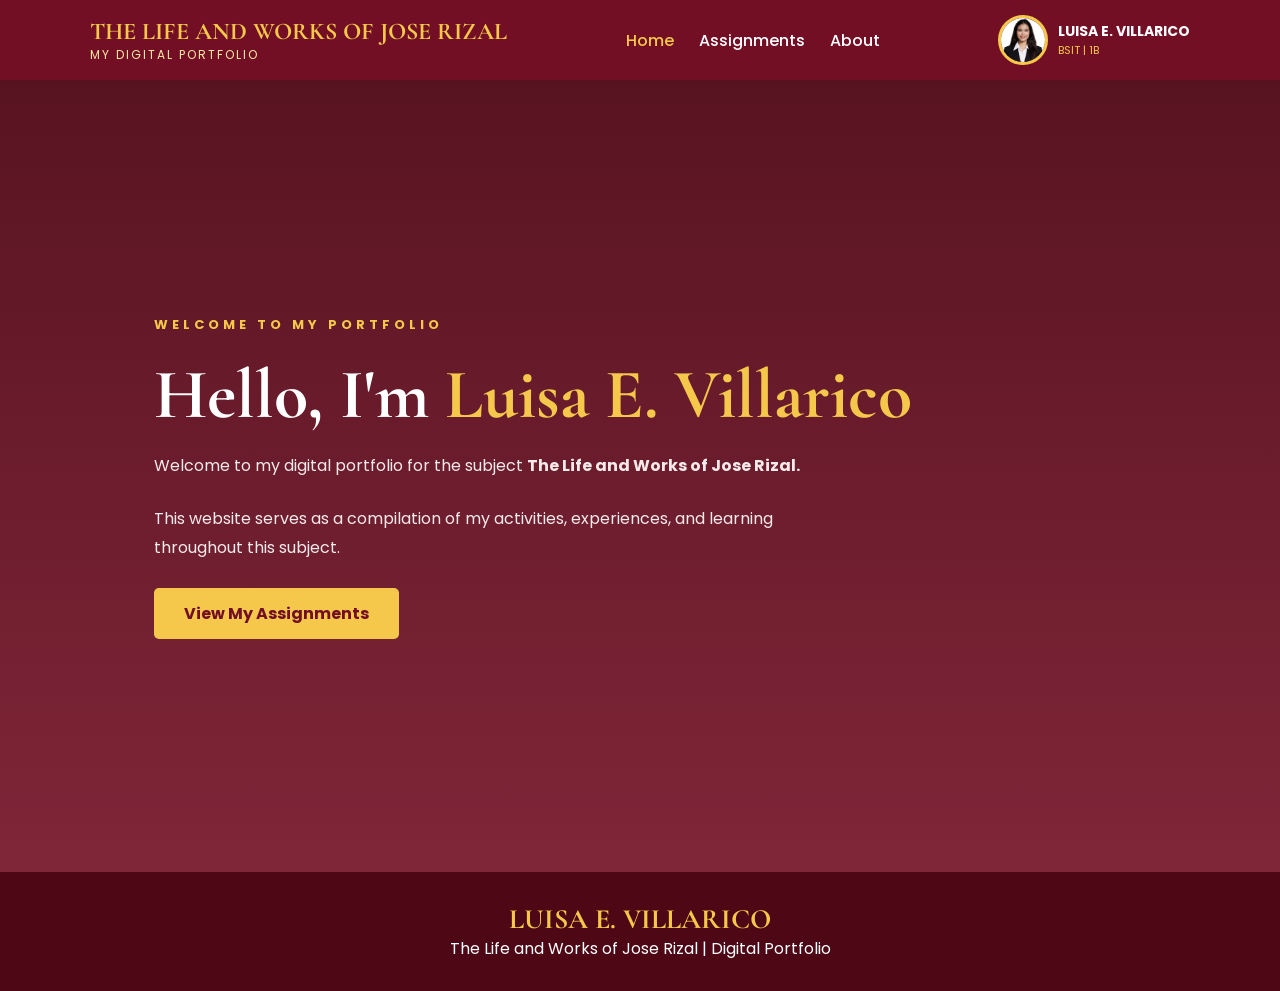
<file: index.html>
<!DOCTYPE html>
<html lang="en">

<head>
    <meta charset="UTF-8">
    <meta name="viewport" content="width=device-width, initial-scale=1.0">

    <title>Home | My Rizal Portfolio</title>

    <link rel="stylesheet" href="style.css">
</head>

<body>

    <!-- HEADER -->

    <header>

        <div class="logo">
            <h1>THE LIFE AND WORKS OF JOSE RIZAL</h1>
            <p>MY DIGITAL PORTFOLIO</p>
        </div>

        <!-- NAVIGATION TABS -->

        <nav>
            <a href="index.html" class="active">Home</a>
            <a href="assignments.html">Assignments</a>
            <a href="about.html">About</a>
        </nav>

        <!-- PROFILE SECTION -->
        <!-- CHANGE THE IMAGE AND YOUR INFORMATION -->

        <div class="profile">

            <img src="Villarico - 2x2 ID Picture.png" alt="Profile Picture">

            <div class="profile-text">
                <h3>LUISA E. VILLARICO</h3>
                <p>BSIT | 1B</p>
            </div>

        </div>

    </header>


    <!-- HOME / HERO SECTION -->

    <section class="hero">

        <div class="hero-content">

            <p class="subtitle">WELCOME TO MY PORTFOLIO</p>

            <!-- CHANGE YOUR NAME -->

            <h1>
                Hello, I'm
                <span>Luisa E. Villarico</span>
            </h1>

            <!-- WRITE YOUR INTRODUCTION BELOW -->

            <p>
                Welcome to my digital portfolio for the subject
                <strong>The Life and Works of Jose Rizal.</strong>
            </p>

            <br>

            <p>
                This website serves as a compilation of my activities,
                experiences, and learning throughout this subject.
            </p>

            <a href="assignments.html" class="button">
                View My Assignments
            </a>

        </div>

    </section>


    <!-- FOOTER -->

    <footer>

        <h3>LUISA E. VILLARICO</h3>

        <p>The Life and Works of Jose Rizal | Digital Portfolio</p>

    </footer>

</body>

</html>
</file>
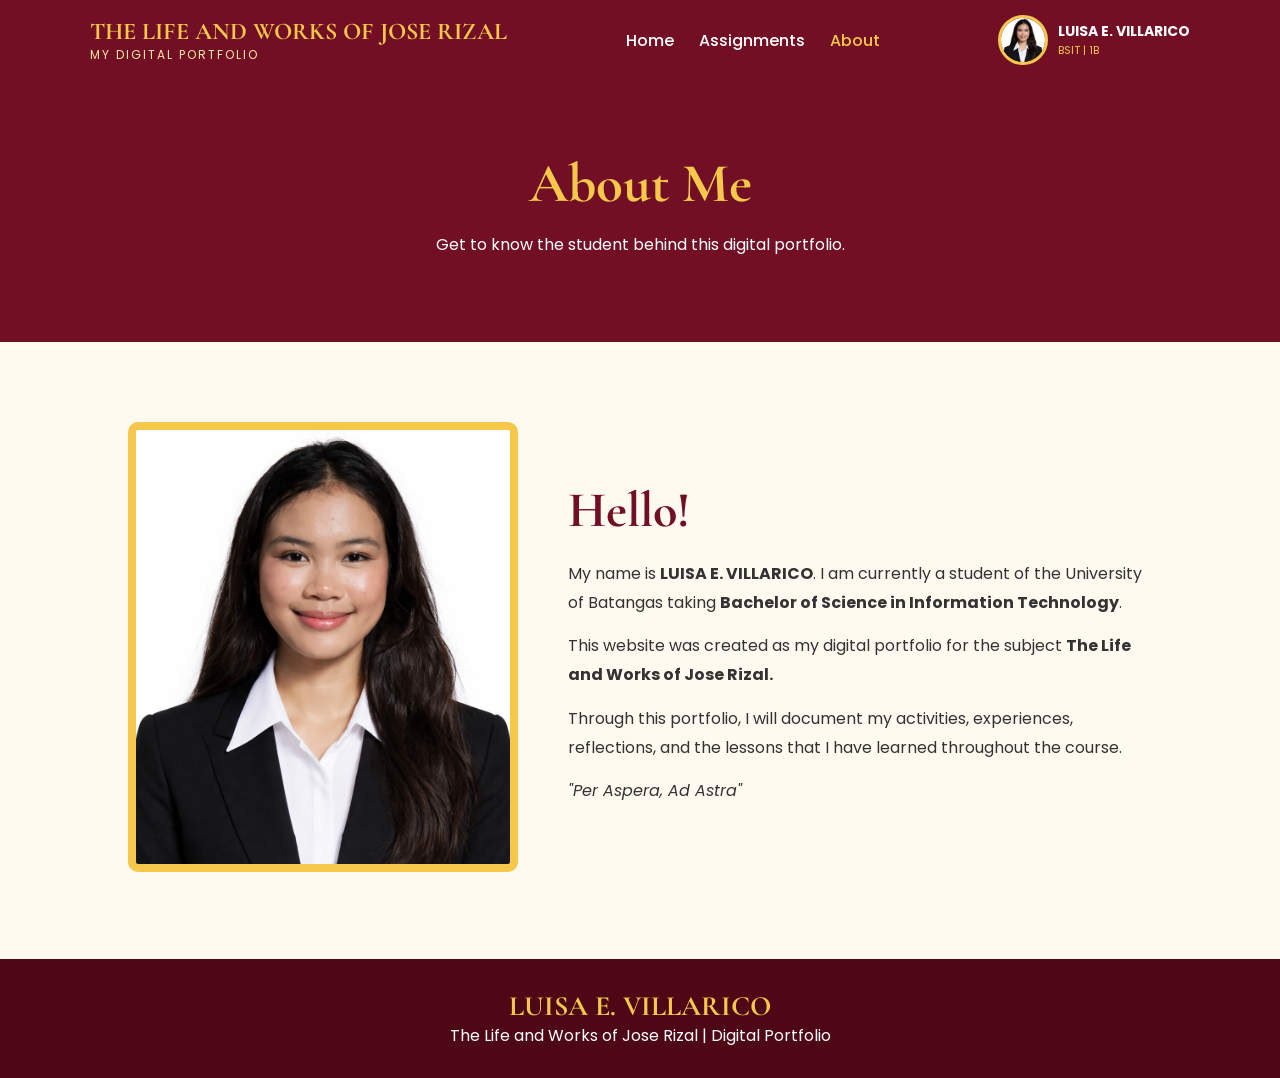
<file: about.html>
<!DOCTYPE html>
<html lang="en">

<head>

    <meta charset="UTF-8">

    <meta name="viewport" content="width=device-width, initial-scale=1.0">

    <title>About | My Rizal Portfolio</title>

    <link rel="stylesheet" href="style.css">

</head>


<body>


    <header>

        <div class="logo">

            <h1>THE LIFE AND WORKS OF JOSE RIZAL</h1>

            <p>MY DIGITAL PORTFOLIO</p>

        </div>


        <nav>

            <a href="index.html">Home</a>

            <a href="assignments.html">Assignments</a>

            <a href="about.html" class="active">About</a>

        </nav>


        <div class="profile">

            <img src="Villarico - 2x2 ID Picture.png" alt="Profile Picture">

            <div class="profile-text">

                <h3>LUISA E. VILLARICO</h3>

                <p>BSIT | 1B</p>

            </div>

        </div>

    </header>



    <section class="page-header">

        <h1>About Me</h1>

        <p>
            Get to know the student behind this digital portfolio.
        </p>

    </section>



    <section class="content">

        <div class="about-container">


            <!-- YOUR PHOTO -->

            <div>

                <img src="Villarico - 2x2 ID Picture.png" alt="My Picture">

            </div>


            <!-- YOUR INFORMATION -->

            <div class="about-text">

                <h2>Hello!</h2>


                <!-- CHANGE THE TEXT BELOW -->

                <p>
                    My name is <strong>LUISA E. VILLARICO</strong>.
                    I am currently a student of the University of
                    Batangas taking <strong>Bachelor of Science in Information Technology</strong>.
                </p>


                <p>
                    This website was created as my digital portfolio
                    for the subject <strong>The Life and Works of
                    Jose Rizal.</strong>
                </p>


                <p>
                    Through this portfolio, I will document my
                    activities, experiences, reflections, and the
                    lessons that I have learned throughout the course.
                </p>


                <!-- ADD MORE INFORMATION ABOUT YOURSELF HERE -->

                <p>
                    <em>
                        "Per Aspera, Ad Astra"
                    </em>
                </p>


            </div>

        </div>

    </section>



    <footer>

        <h3>LUISA E. VILLARICO</h3>

        <p>The Life and Works of Jose Rizal | Digital Portfolio</p>

    </footer>


</body>

</html>
</file>
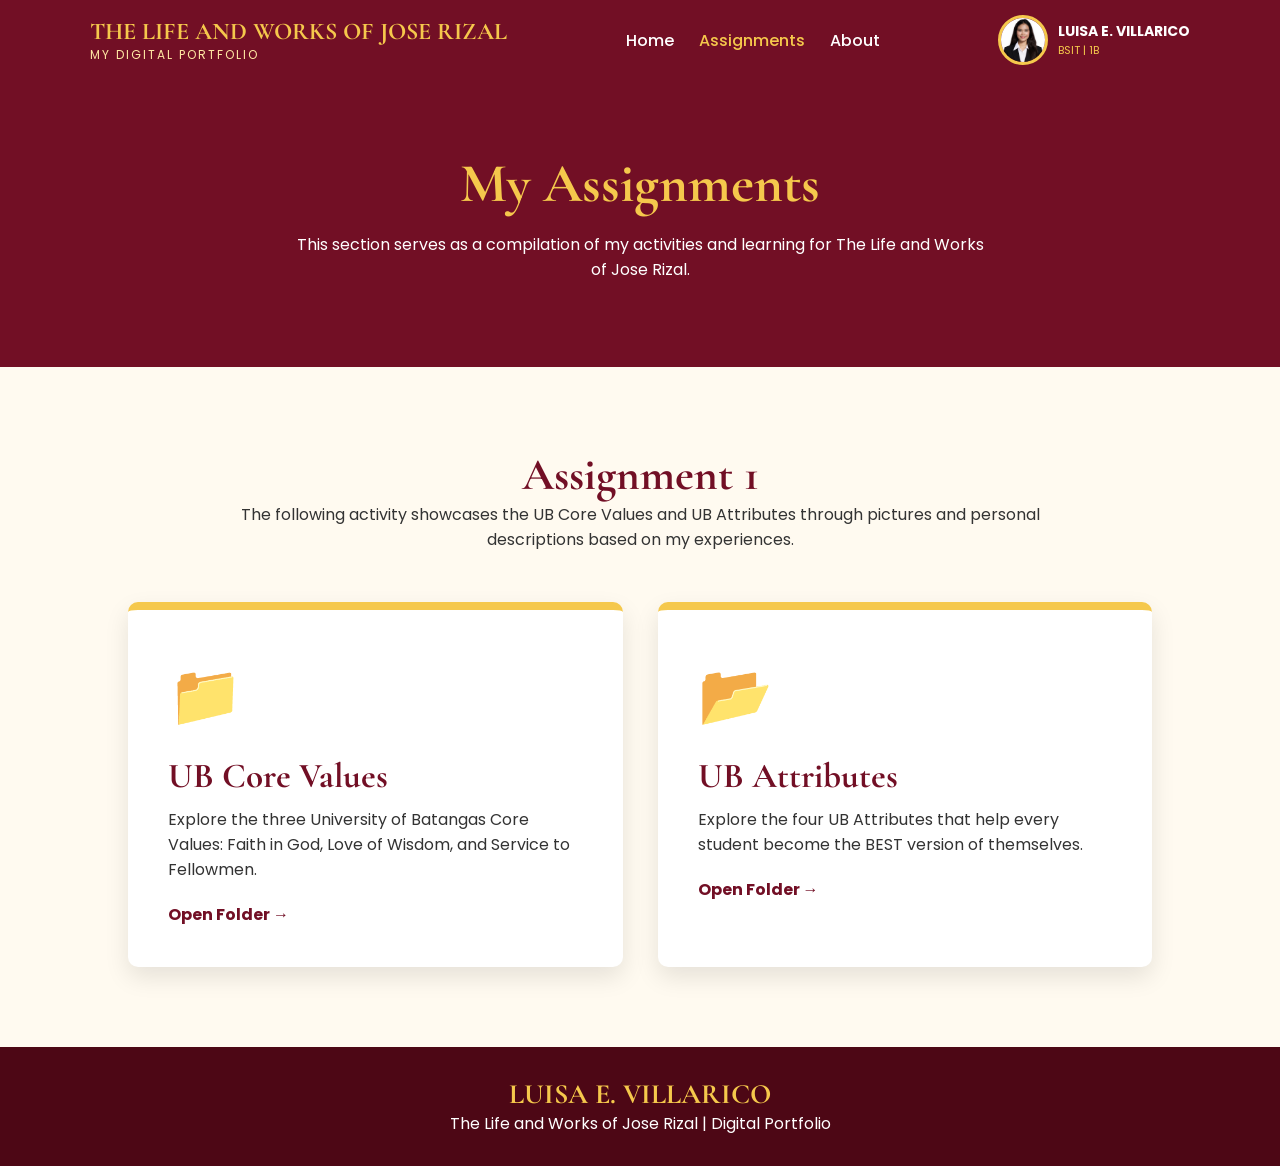
<file: assignments.html>
<!DOCTYPE html>
<html lang="en">

<head>

    <meta charset="UTF-8">

    <meta name="viewport" content="width=device-width, initial-scale=1.0">

    <title>Assignments | My Rizal Portfolio</title>

    <link rel="stylesheet" href="style.css">

</head>

<body>


    <!-- HEADER -->

    <header>

        <div class="logo">

            <h1>THE LIFE AND WORKS OF JOSE RIZAL</h1>

            <p>MY DIGITAL PORTFOLIO</p>

        </div>


        <!-- NAVIGATION -->

        <nav>

            <a href="index.html">Home</a>

            <a href="assignments.html" class="active">Assignments</a>

            <a href="about.html">About</a>

        </nav>


        <!-- PROFILE -->

        <div class="profile">

            <img src="Villarico - 2x2 ID Picture.png" alt="Profile Picture">

            <div class="profile-text">

                <h3>LUISA E. VILLARICO</h3>

                <p>BSIT | 1B</p>

            </div>

        </div>

    </header>



    <!-- PAGE TITLE -->

    <section class="page-header">

        <h1>My Assignments</h1>

        <p>
            This section serves as a compilation of my activities
            and learning for The Life and Works of Jose Rizal.
        </p>

    </section>



    <!-- ASSIGNMENT CONTENT -->

    <section class="content">

        <div class="section-intro">

            <h2>Assignment 1</h2>

            <p>
                The following activity showcases the UB Core Values
                and UB Attributes through pictures and personal
                descriptions based on my experiences.
            </p>

        </div>


        <!-- FOLDERS -->

        <div class="folder-container">


            <!-- CORE VALUES FOLDER -->

            <a href="core-values.html" class="folder">

                <div class="folder-icon">📁</div>

                <h2>UB Core Values</h2>

                <p>
                    Explore the three University of Batangas Core
                    Values: Faith in God, Love of Wisdom, and
                    Service to Fellowmen.
                </p>

                <span>Open Folder →</span>

            </a>



            <!-- UB ATTRIBUTES FOLDER -->

            <a href="attributes.html" class="folder">

                <div class="folder-icon">📂</div>

                <h2>UB Attributes</h2>

                <p>
                    Explore the four UB Attributes that help every
                    student become the BEST version of themselves.
                </p>

                <span>Open Folder →</span>

            </a>


        </div>

    </section>



    <footer>

        <h3>LUISA E. VILLARICO</h3>

        <p>The Life and Works of Jose Rizal | Digital Portfolio</p>

    </footer>


</body>

</html>
</file>
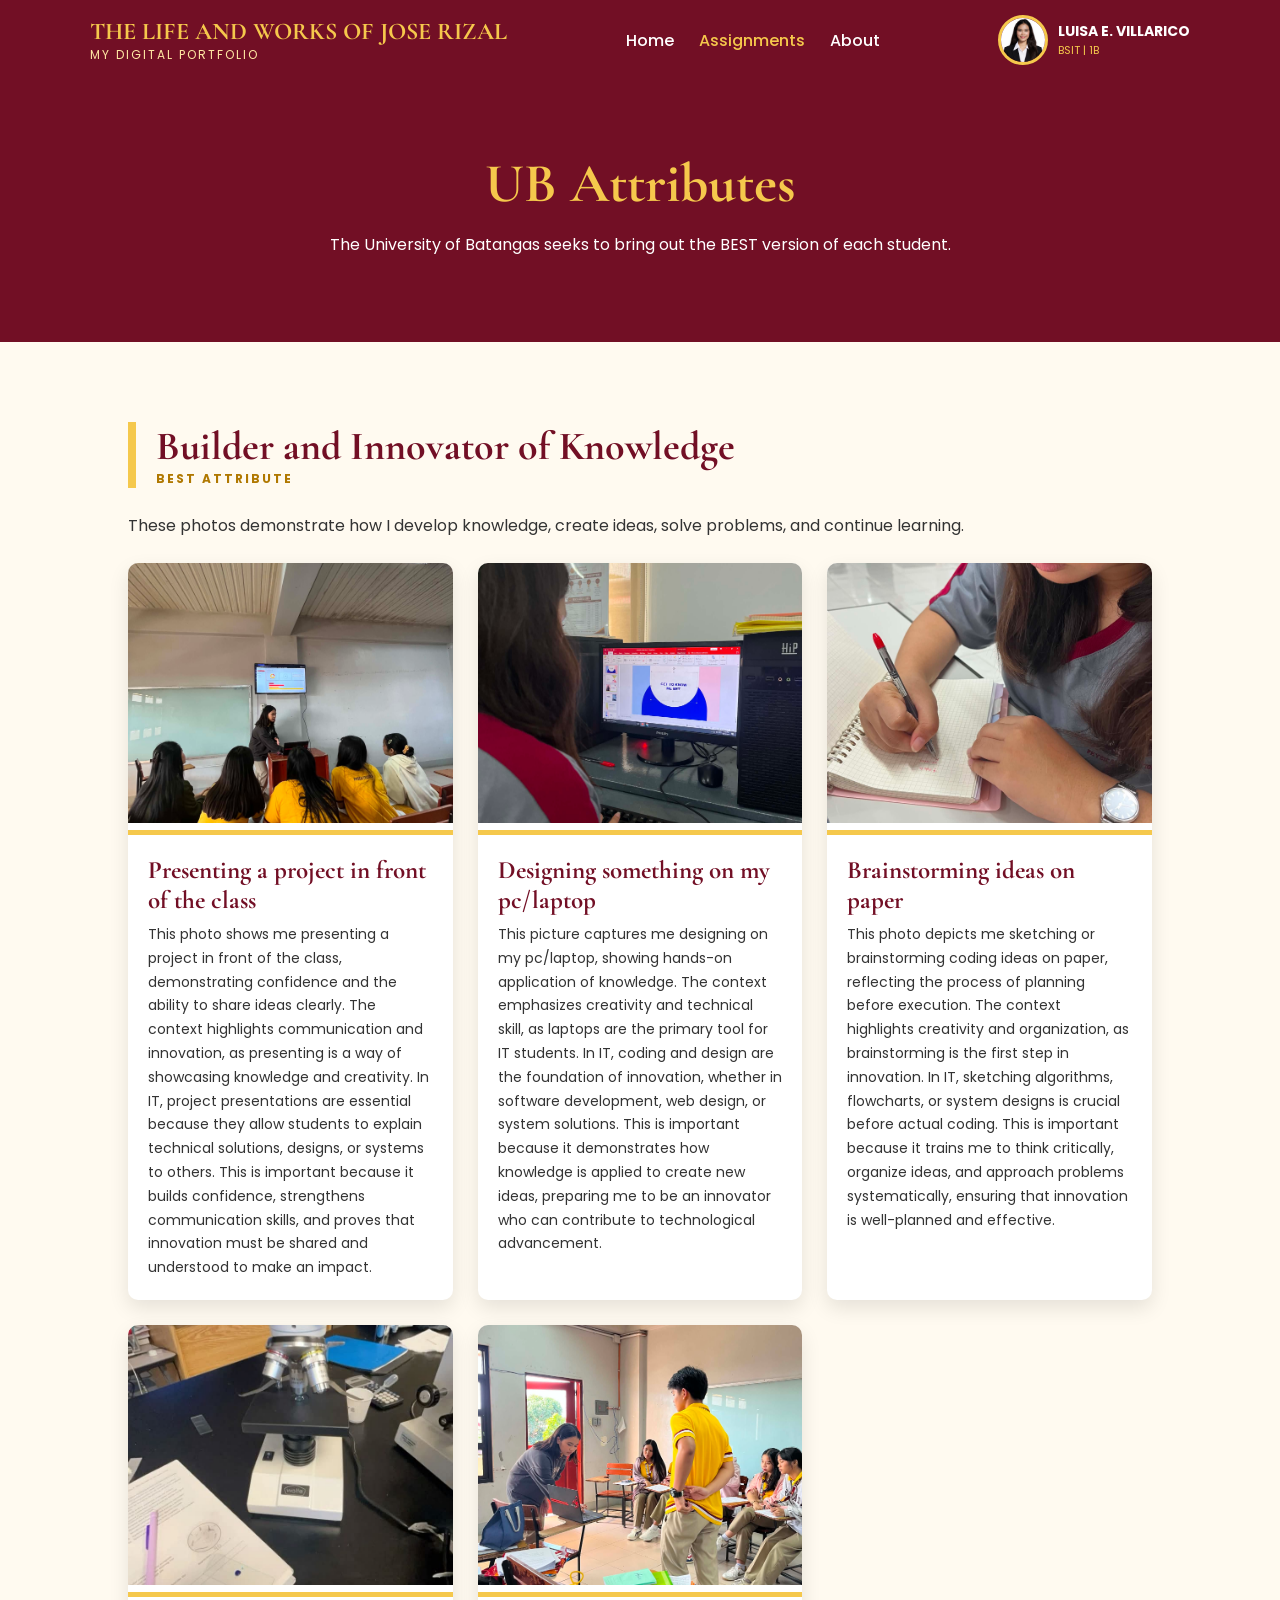
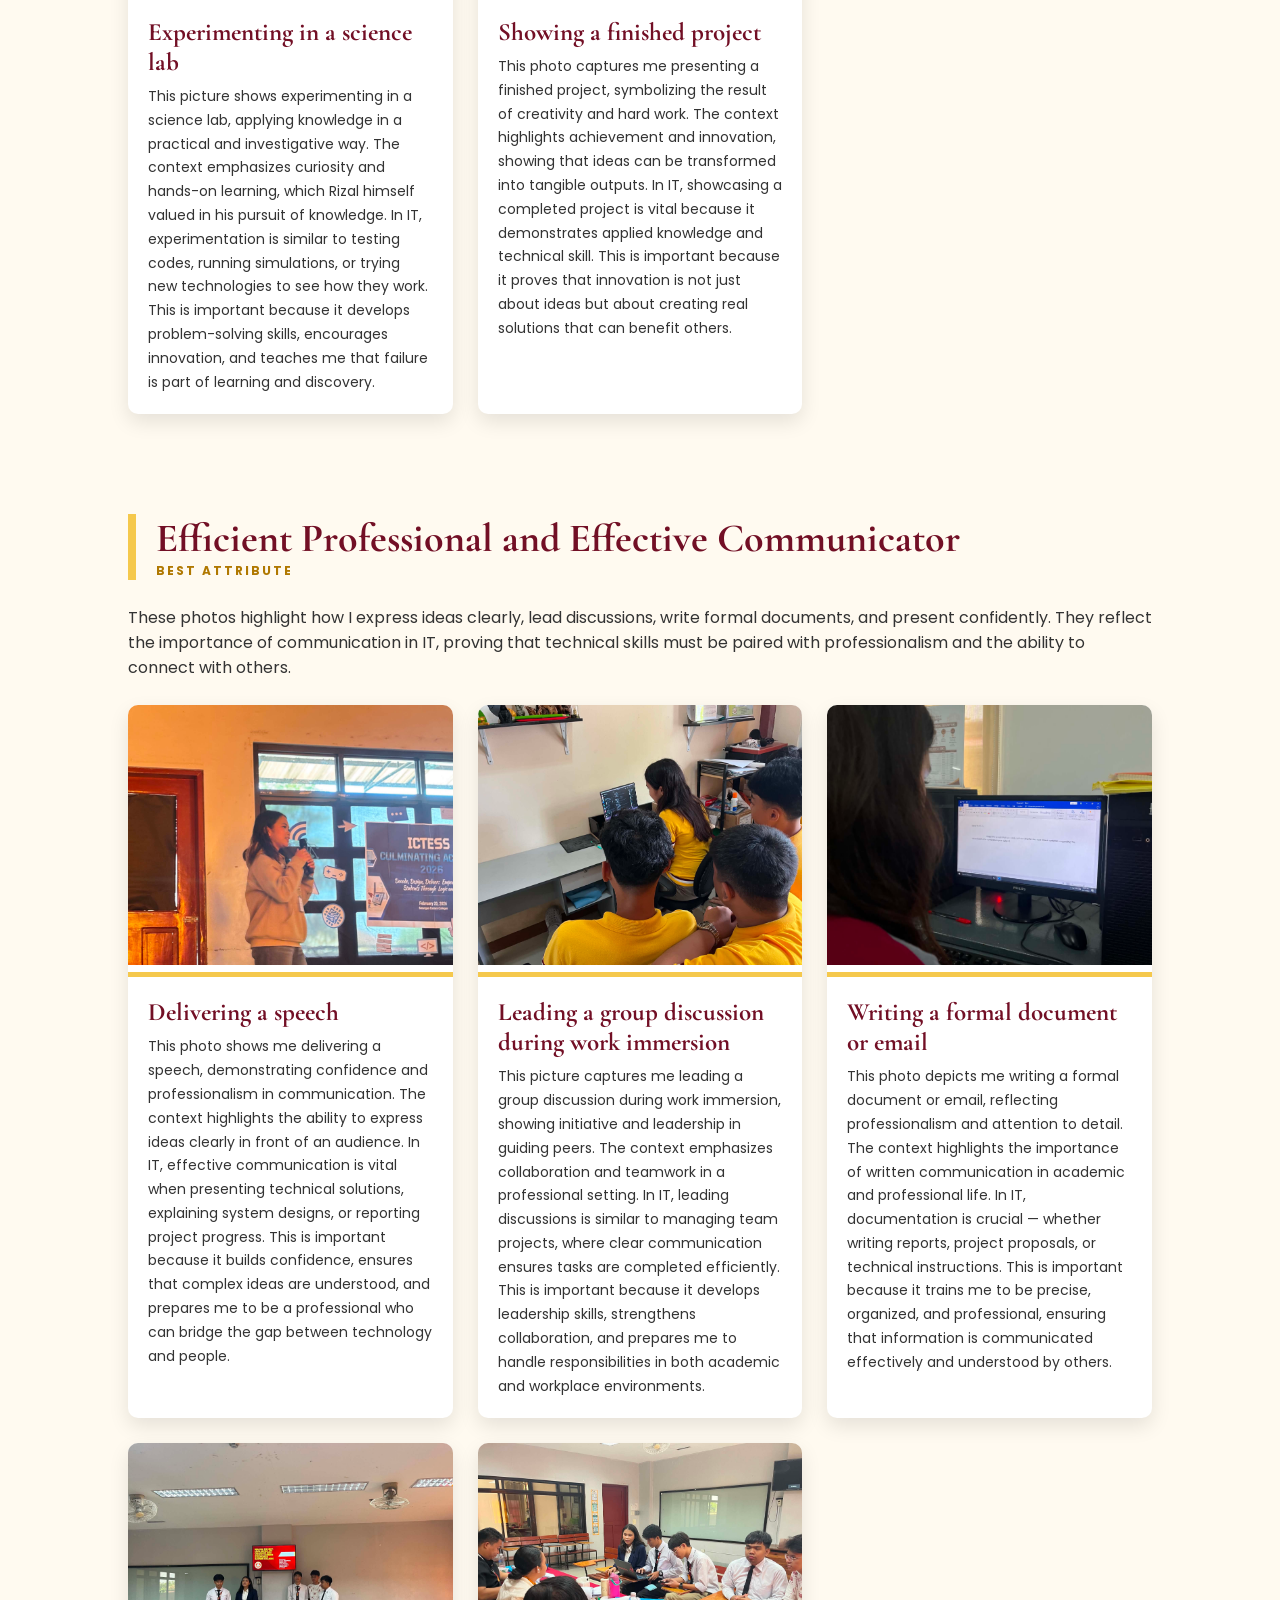
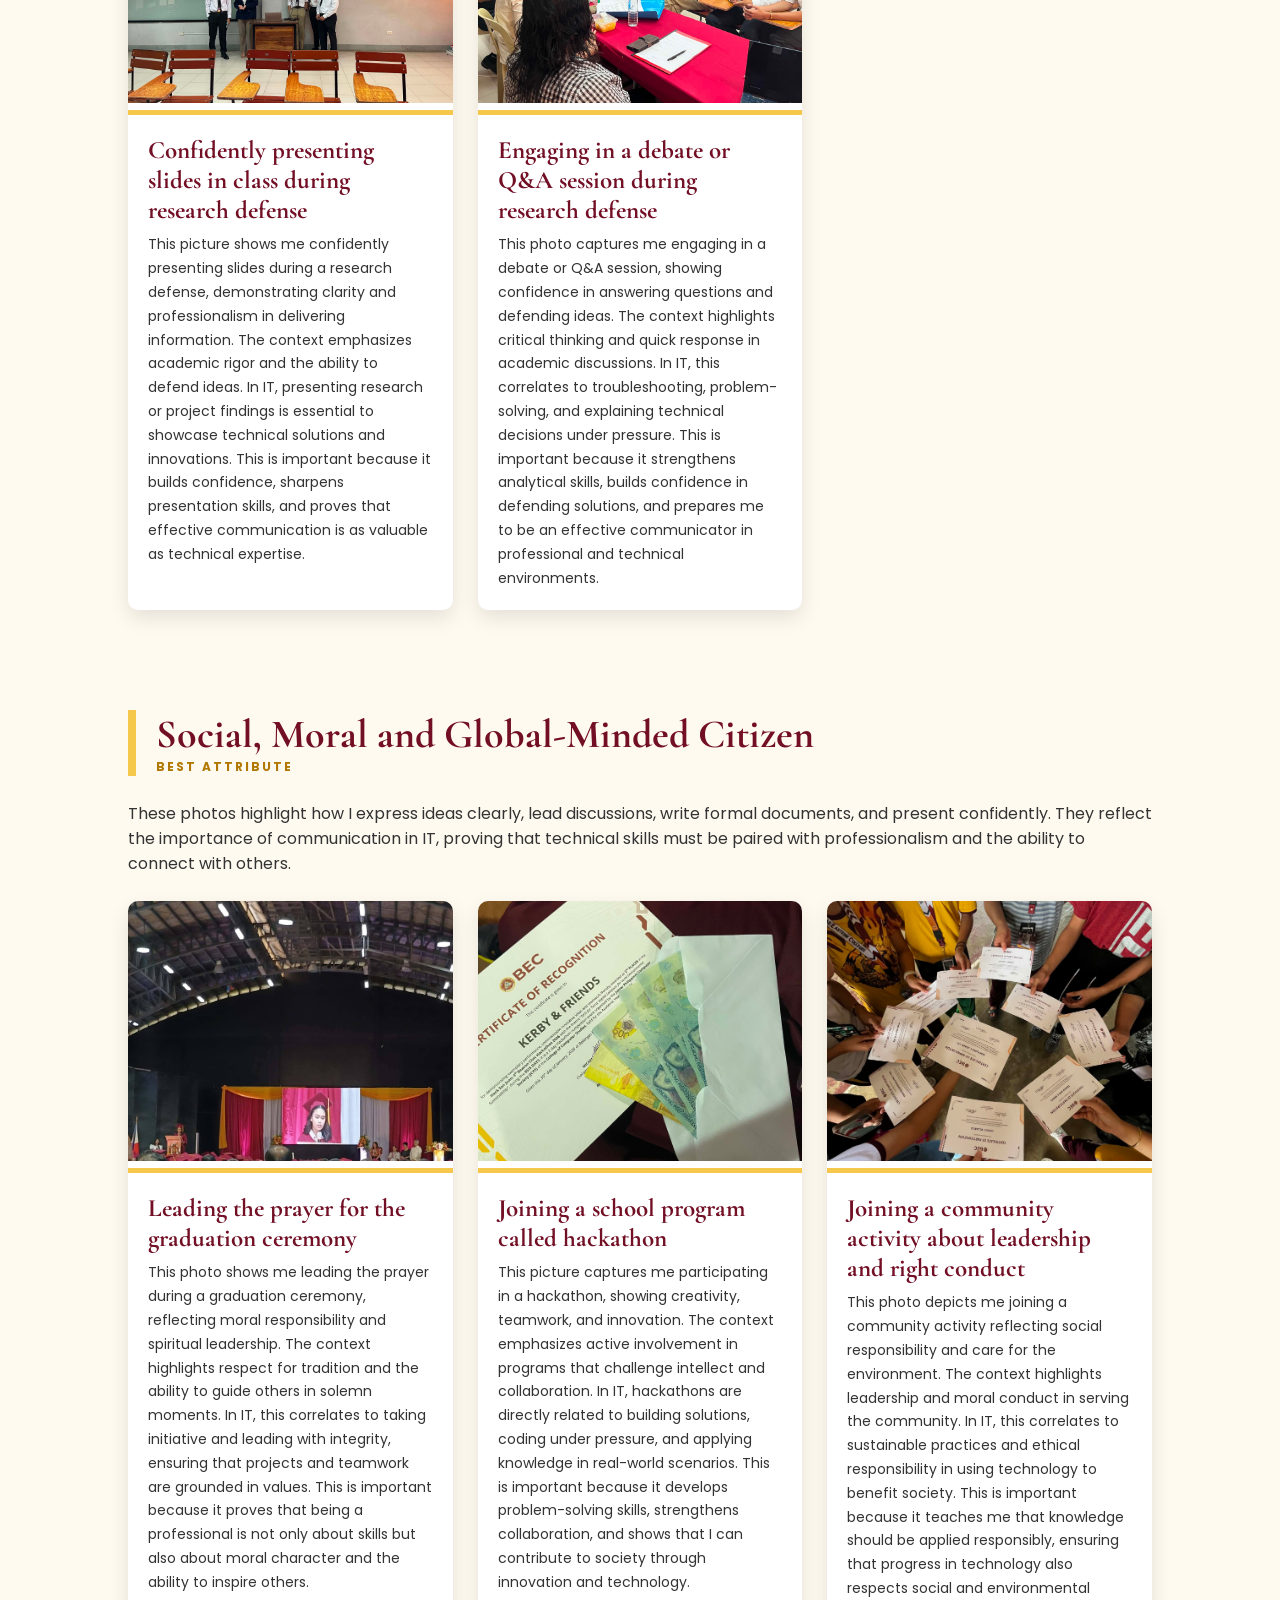
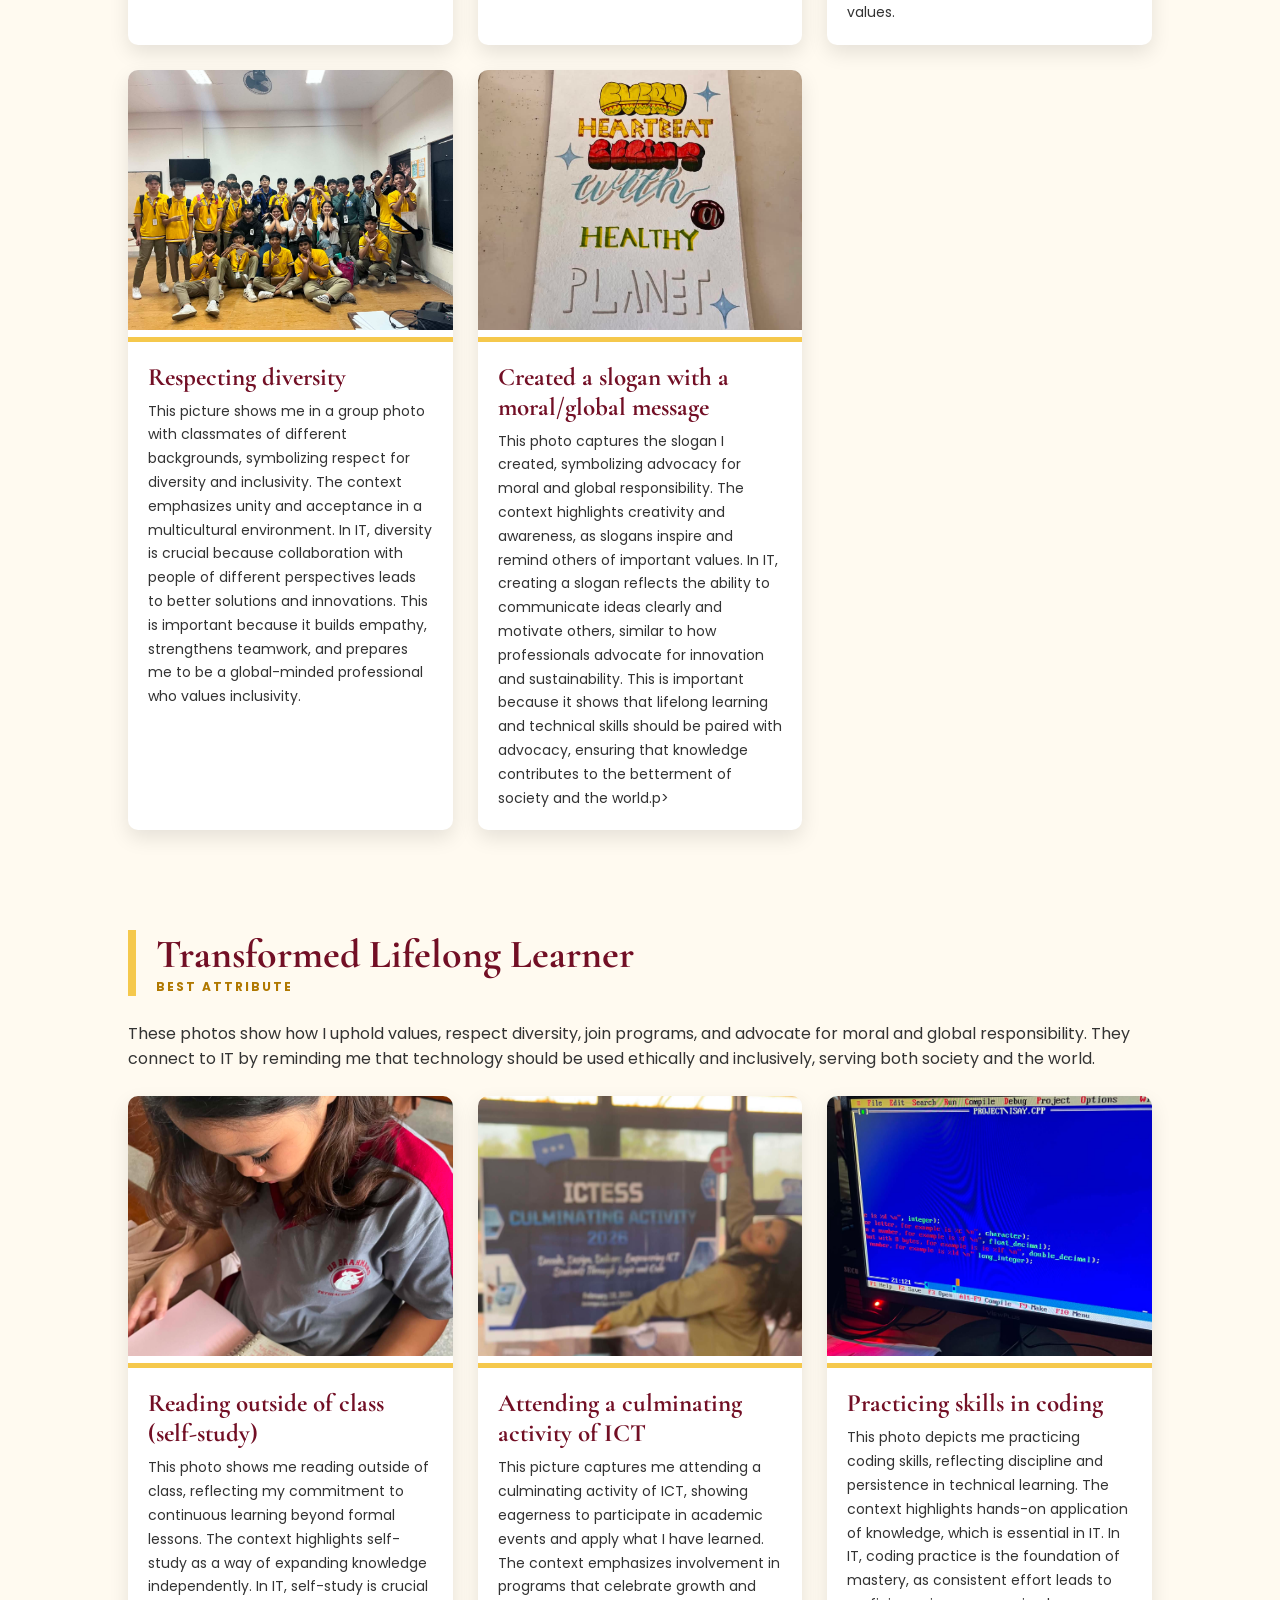
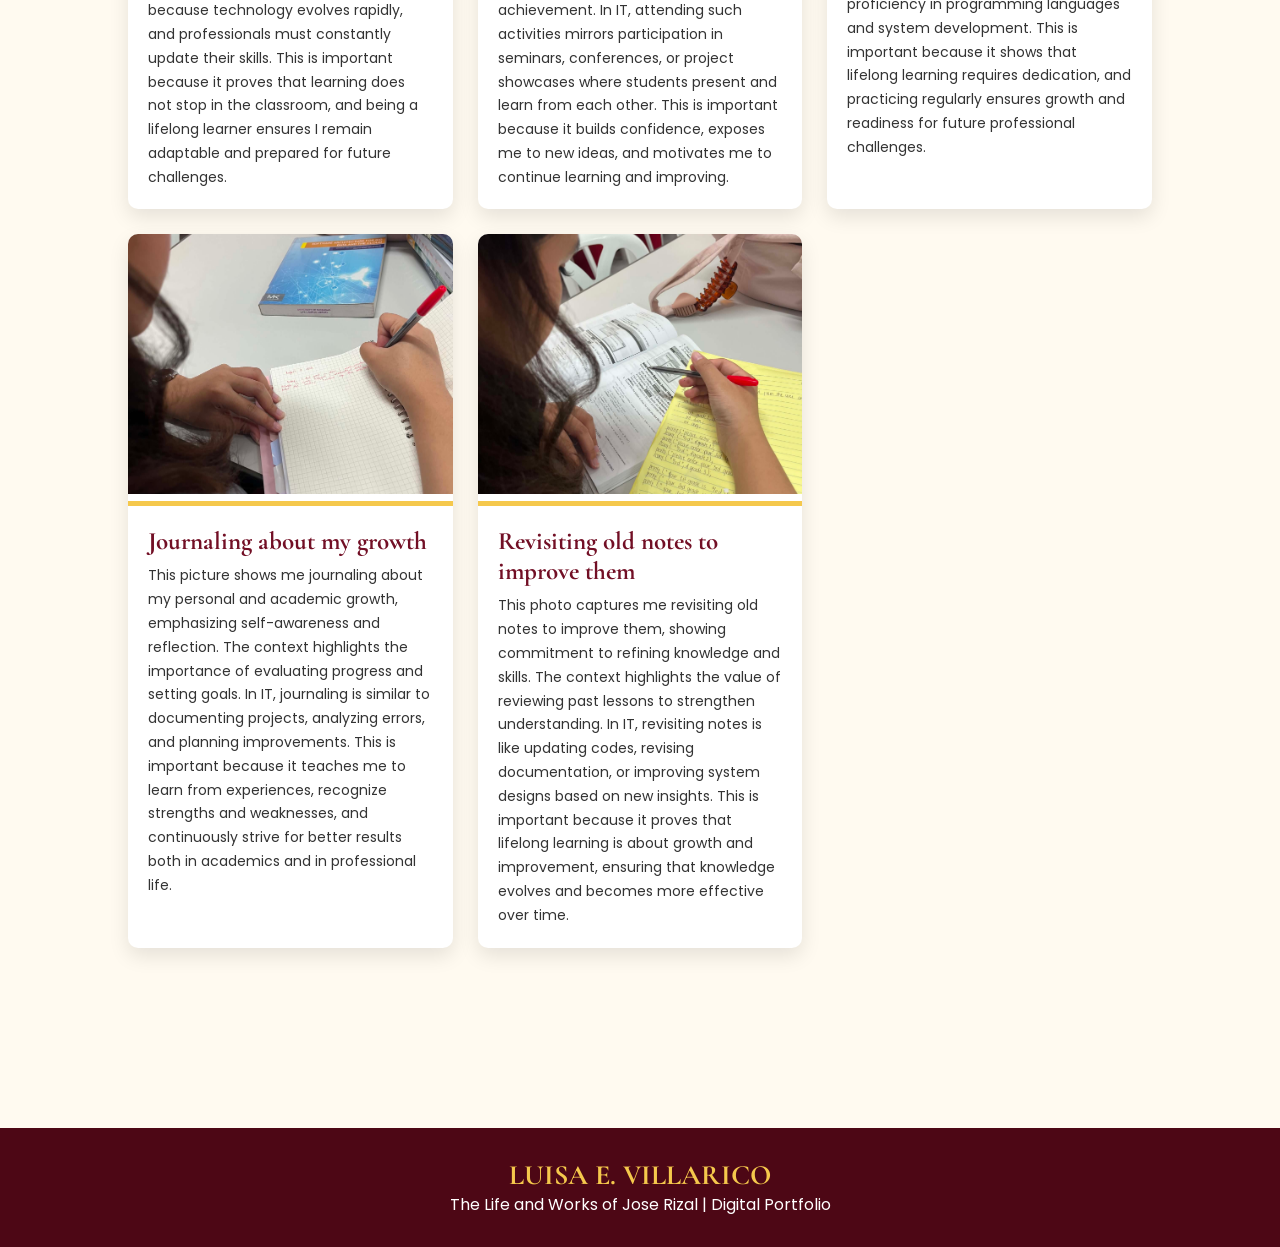
<file: attributes.html>
<!DOCTYPE html>
<html lang="en">

<head>

    <meta charset="UTF-8">

    <meta name="viewport" content="width=device-width, initial-scale=1.0">

    <title>UB Attributes</title>

    <link rel="stylesheet" href="style.css">

</head>


<body>


<header>

    <div class="logo">

        <h1>THE LIFE AND WORKS OF JOSE RIZAL</h1>

        <p>MY DIGITAL PORTFOLIO</p>

    </div>


    <nav>

        <a href="index.html">Home</a>

        <a href="assignments.html" class="active">Assignments</a>

        <a href="about.html">About</a>

    </nav>


    <div class="profile">

        <img src="Villarico - 2x2 ID Picture.png" alt="Profile Picture">

        <div class="profile-text">

            <h3>LUISA E. VILLARICO</h3>

            <p>BSIT | 1B</p>

        </div>

    </div>

</header>



<section class="page-header">

    <h1>UB Attributes</h1>

    <p>
        The University of Batangas seeks to bring out the
        BEST version of each student.
    </p>

</section>



<main class="content">


    <!-- BUILDER AND INNOVATOR -->

    <section class="category">

        <div class="category-title">

            <h2>Builder and Innovator of Knowledge</h2>

            <p>BEST ATTRIBUTE</p>

        </div>

        <p>
            <!-- WRITE YOUR GENERAL INTRODUCTION HERE -->
            These photos demonstrate how I develop knowledge,
            create ideas, solve problems, and continue learning.
        </p>

        <br>

        <div class="photo-grid">

            <div class="photo-card">
                <img src="PRESENTING.jpg">
                <div class="photo-info">
                    <h3>Presenting a project in front of the class</h3>
                    <p>This photo shows me presenting a project in front of the class, demonstrating confidence and the ability to share ideas clearly. The context highlights communication and innovation, as presenting is a way of showcasing knowledge and creativity. In IT, project presentations are essential because they allow students to explain technical solutions, designs, or systems to others. This is important because it builds confidence, strengthens communication skills, and proves that innovation must be shared and understood to make an impact.
</p>
                </div>
            </div>

            <div class="photo-card">
                <img src="DESIGNING.jpg">
                <div class="photo-info">
                    <h3>Designing something on my pc/laptop</h3>
                    <p>This picture captures me designing on my pc/laptop, showing hands-on application of knowledge. The context emphasizes creativity and technical skill, as laptops are the primary tool for IT students. In IT, coding and design are the foundation of innovation, whether in software development, web design, or system solutions. This is important because it demonstrates how knowledge is applied to create new ideas, preparing me to be an innovator who can contribute to technological advancement.</p>
                </div>
            </div>

            <div class="photo-card">
                <img src="BRAINSTORMING.jpg">
                <div class="photo-info">
                    <h3>Brainstorming ideas on paper</h3>
                    <p>This photo depicts me sketching or brainstorming coding ideas on paper, reflecting the process of planning before execution. The context highlights creativity and organization, as brainstorming is the first step in innovation. In IT, sketching algorithms, flowcharts, or system designs is crucial before actual coding. This is important because it trains me to think critically, organize ideas, and approach problems systematically, ensuring that innovation is well-planned and effective.</p>
                </div>
            </div>

            <div class="photo-card">
                <img src="SCIENCELAB.jpg">
                <div class="photo-info">
                    <h3>Experimenting in a science lab</h3>
                    <p>This picture shows experimenting in a science lab, applying knowledge in a practical and investigative way. The context emphasizes curiosity and hands-on learning, which Rizal himself valued in his pursuit of knowledge. In IT, experimentation is similar to testing codes, running simulations, or trying new technologies to see how they work. This is important because it develops problem-solving skills, encourages innovation, and teaches me that failure is part of learning and discovery.</p>
                </div>
            </div>

            <div class="photo-card">
                <img src="FINISHEDPROJ.jpg">
                <div class="photo-info">
                    <h3>Showing a finished project</h3>
                    <p>This photo captures me presenting a finished project, symbolizing the result of creativity and hard work. The context highlights achievement and innovation, showing that ideas can be transformed into tangible outputs. In IT, showcasing a completed project is vital because it demonstrates applied knowledge and technical skill. This is important because it proves that innovation is not just about ideas but about creating real solutions that can benefit others.</p>
                </div>
            </div>

        </div>

    </section>



    <!-- EFFICIENT PROFESSIONAL -->

    <section class="category">

        <div class="category-title">

            <h2>Efficient Professional and Effective Communicator</h2>

            <p>BEST ATTRIBUTE</p>

        </div>

        <p>
            These photos highlight how I express ideas clearly, lead discussions, write formal documents, and present confidently. They reflect the importance of communication in IT, proving that technical skills must be paired with professionalism and the ability to connect with others.
        </p>

        <br>

        <div class="photo-grid">

            <div class="photo-card">
                <img src="speech.jpg">
                <div class="photo-info">
                    <h3>Delivering a speech</h3>
                    <p>This photo shows me delivering a speech, demonstrating confidence and professionalism in communication. The context highlights the ability to express ideas clearly in front of an audience. In IT, effective communication is vital when presenting technical solutions, explaining system designs, or reporting project progress. This is important because it builds confidence, ensures that complex ideas are understood, and prepares me to be a professional who can bridge the gap between technology and people.
</p>
                </div>
            </div>

            <div class="photo-card">
                <img src="groupdoscus.jpg">
                <div class="photo-info">
                    <h3>Leading a group discussion during work immersion</h3>
                    <p>This picture captures me leading a group discussion during work immersion, showing initiative and leadership in guiding peers. The context emphasizes collaboration and teamwork in a professional setting. In IT, leading discussions is similar to managing team projects, where clear communication ensures tasks are completed efficiently. This is important because it develops leadership skills, strengthens collaboration, and prepares me to handle responsibilities in both academic and workplace environments.</p>
                </div>
            </div>

            <div class="photo-card">
                <img src="formaldocu.jpg">
                <div class="photo-info">
                    <h3>Writing a formal document or email</h3>
                    <p>This photo depicts me writing a formal document or email, reflecting professionalism and attention to detail. The context highlights the importance of written communication in academic and professional life. In IT, documentation is crucial — whether writing reports, project proposals, or technical instructions. This is important because it trains me to be precise, organized, and professional, ensuring that information is communicated effectively and understood by others.</p>
                </div>
            </div>

            <div class="photo-card">
                <img src="presentingslides.jpg">
                <div class="photo-info">
                    <h3>Confidently presenting slides in class during research defense</h3>
                    <p>This picture shows me confidently presenting slides during a research defense, demonstrating clarity and professionalism in delivering information. The context emphasizes academic rigor and the ability to defend ideas. In IT, presenting research or project findings is essential to showcase technical solutions and innovations. This is important because it builds confidence, sharpens presentation skills, and proves that effective communication is as valuable as technical expertise.
</p>
                </div>
            </div>

            <div class="photo-card">
                <img src="qa.jpg">
                <div class="photo-info">
                    <h3>Engaging in a debate or Q&A session during research defense</h3>
                    <p>This photo captures me engaging in a debate or Q&A session, showing confidence in answering questions and defending ideas. The context highlights critical thinking and quick response in academic discussions. In IT, this correlates to troubleshooting, problem-solving, and explaining technical decisions under pressure. This is important because it strengthens analytical skills, builds confidence in defending solutions, and prepares me to be an effective communicator in professional and technical environments.</p>
                </div>
            </div>

        </div>

    </section>



    <!-- SOCIAL, MORAL AND GLOBAL-MINDED -->

    <section class="category">

        <div class="category-title">

            <h2>Social, Moral and Global-Minded Citizen</h2>

            <p>BEST ATTRIBUTE</p>

        </div>

        <p>
            These photos highlight how I express ideas clearly, lead discussions, write formal documents, and present confidently. They reflect the importance of communication in IT, proving that technical skills must be paired with professionalism and the ability to connect with others.
        </p>

        <br>

        <div class="photo-grid">

            <div class="photo-card">
                <img src="ceremony.jpg">
                <div class="photo-info">
                    <h3>Leading the prayer for the graduation ceremony</h3>
                    <p>This photo shows me leading the prayer during a graduation ceremony, reflecting moral responsibility and spiritual leadership. The context highlights respect for tradition and the ability to guide others in solemn moments. In IT, this correlates to taking initiative and leading with integrity, ensuring that projects and teamwork are grounded in values. This is important because it proves that being a professional is not only about skills but also about moral character and the ability to inspire others.</p>
                </div>
            </div>

            <div class="photo-card">
                <img src="school prog.jpg">
                <div class="photo-info">
                    <h3>Joining a school program called hackathon</h3>
                    <p>This picture captures me participating in a hackathon, showing creativity, teamwork, and innovation. The context emphasizes active involvement in programs that challenge intellect and collaboration. In IT, hackathons are directly related to building solutions, coding under pressure, and applying knowledge in real-world scenarios. This is important because it develops problem-solving skills, strengthens collaboration, and shows that I can contribute to society through innovation and technology.</p>
                </div>
            </div>

            <div class="photo-card">
                <img src="commmunityacc.jpg">
                <div class="photo-info">
                    <h3>Joining a community activity about leadership and right conduct</h3>
                    <p>This photo depicts me joining a community activity reflecting social responsibility and care for the environment. The context highlights leadership and moral conduct in serving the community. In IT, this correlates to sustainable practices and ethical responsibility in using technology to benefit society. This is important because it teaches me that knowledge should be applied responsibly, ensuring that progress in technology also respects social and environmental values.</p>
                </div>
            </div>

            <div class="photo-card">
                <img src="doversoty.jpg">
                <div class="photo-info">
                    <h3>Respecting diversity</h3>
                    <p>This picture shows me in a group photo with classmates of different backgrounds, symbolizing respect for diversity and inclusivity. The context emphasizes unity and acceptance in a multicultural environment. In IT, diversity is crucial because collaboration with people of different perspectives leads to better solutions and innovations. This is important because it builds empathy, strengthens teamwork, and prepares me to be a global-minded professional who values inclusivity.
</p>
                </div>
            </div>

            <div class="photo-card">
                <img src="mora;.jpg">
                <div class="photo-info">
                    <h3>Created a slogan with a moral/global message</h3>
                    <p>This photo captures the slogan I created, symbolizing advocacy for moral and global responsibility. The context highlights creativity and awareness, as slogans inspire and remind others of important values. In IT, creating a slogan reflects the ability to communicate ideas clearly and motivate others, similar to how professionals advocate for innovation and sustainability. This is important because it shows that lifelong learning and technical skills should be paired with advocacy, ensuring that knowledge contributes to the betterment of society and the world.p>
                </div>
            </div>

        </div>

    </section>



    <!-- TRANSFORMED LIFELONG LEARNER -->

    <section class="category">

        <div class="category-title">

            <h2>Transformed Lifelong Learner</h2>

            <p>BEST ATTRIBUTE</p>

        </div>

        <p>
           These photos show how I uphold values, respect diversity, join programs, and advocate for moral and global responsibility. They connect to IT by reminding me that technology should be used ethically and inclusively, serving both society and the world.
        </p>

        <br>

        <div class="photo-grid">

            <div class="photo-card">
                <img src="outsideclass.jpg">
                <div class="photo-info">
                    <h3>Reading outside of class (self-study)
</h3>
                    <p>This photo shows me reading outside of class, reflecting my commitment to continuous learning beyond formal lessons. The context highlights self-study as a way of expanding knowledge independently. In IT, self-study is crucial because technology evolves rapidly, and professionals must constantly update their skills. This is important because it proves that learning does not stop in the classroom, and being a lifelong learner ensures I remain adaptable and prepared for future challenges.
</p>
                </div>
            </div>

            <div class="photo-card">
                <img src="seminar.jpg">
                <div class="photo-info">
                    <h3>Attending a culminating activity of ICT</h3>
                    <p>This picture captures me attending a culminating activity of ICT, showing eagerness to participate in academic events and apply what I have learned. The context emphasizes involvement in programs that celebrate growth and achievement. In IT, attending such activities mirrors participation in seminars, conferences, or project showcases where students present and learn from each other. This is important because it builds confidence, exposes me to new ideas, and motivates me to continue learning and improving.</p>
                </div>
            </div>

            <div class="photo-card">
                <img src="codeprac.jpg">
                <div class="photo-info">
                    <h3>Practicing skills in coding</h3>
                    <p>This photo depicts me practicing coding skills, reflecting discipline and persistence in technical learning. The context highlights hands-on application of knowledge, which is essential in IT. In IT, coding practice is the foundation of mastery, as consistent effort leads to proficiency in programming languages and system development. This is important because it shows that lifelong learning requires dedication, and practicing regularly ensures growth and readiness for future professional challenges.</p>
                </div>
            </div>

            <div class="photo-card">
                <img src="journaling.jpg">
                <div class="photo-info">
                    <h3>Journaling about my growth</h3>
                    <p>This picture shows me journaling about my personal and academic growth, emphasizing self-awareness and reflection. The context highlights the importance of evaluating progress and setting goals. In IT, journaling is similar to documenting projects, analyzing errors, and planning improvements. This is important because it teaches me to learn from experiences, recognize strengths and weaknesses, and continuously strive for better results both in academics and in professional life.</p>
                </div>
            </div>

            <div class="photo-card">
                <img src="revisit.jpg">
                <div class="photo-info">
                    <h3>Revisiting old notes to improve them</h3>
                    <p>This photo captures me revisiting old notes to improve them, showing commitment to refining knowledge and skills. The context highlights the value of reviewing past lessons to strengthen understanding. In IT, revisiting notes is like updating codes, revising documentation, or improving system designs based on new insights. This is important because it proves that lifelong learning is about growth and improvement, ensuring that knowledge evolves and becomes more effective over time.</p>
                </div>
            </div>

        </div>

    </section>


</main>



<footer>

    <h3>LUISA E. VILLARICO</h3>

    <p>The Life and Works of Jose Rizal | Digital Portfolio</p>

</footer>


</body>

</html>
</file>
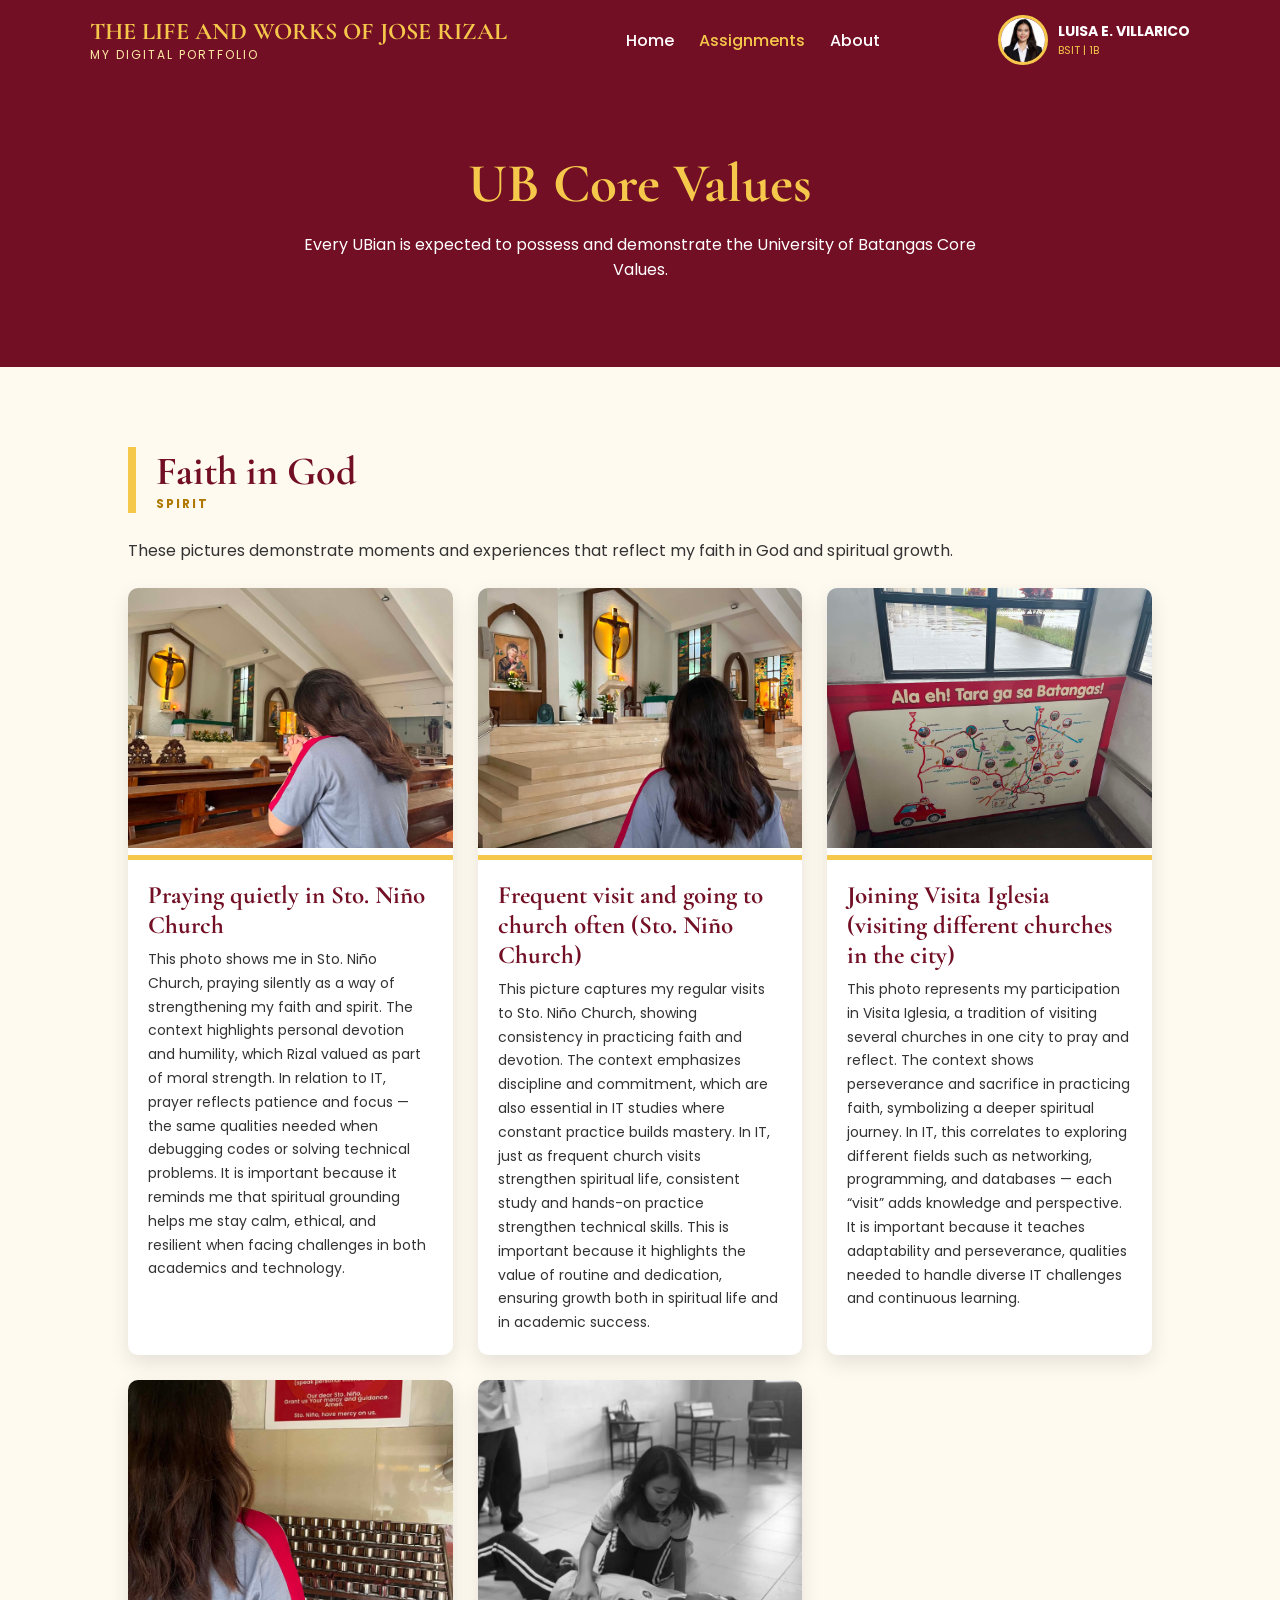
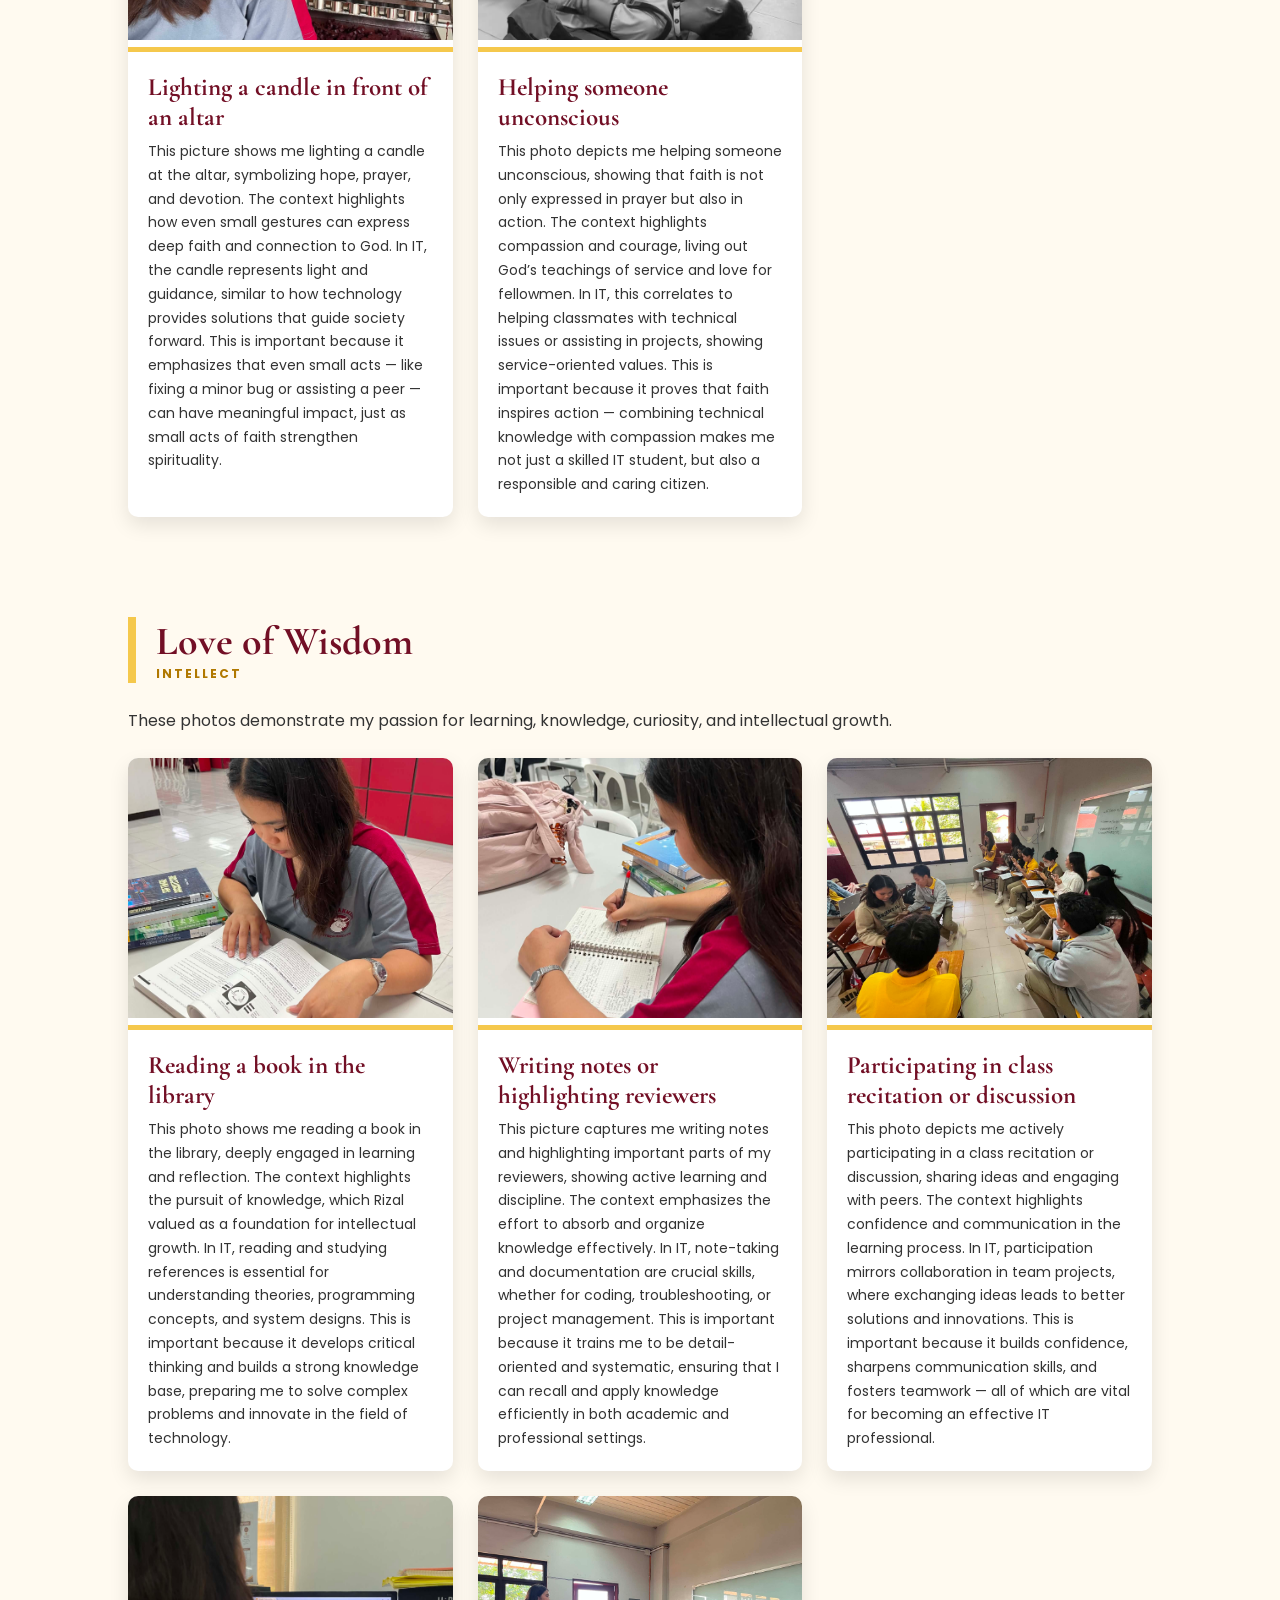
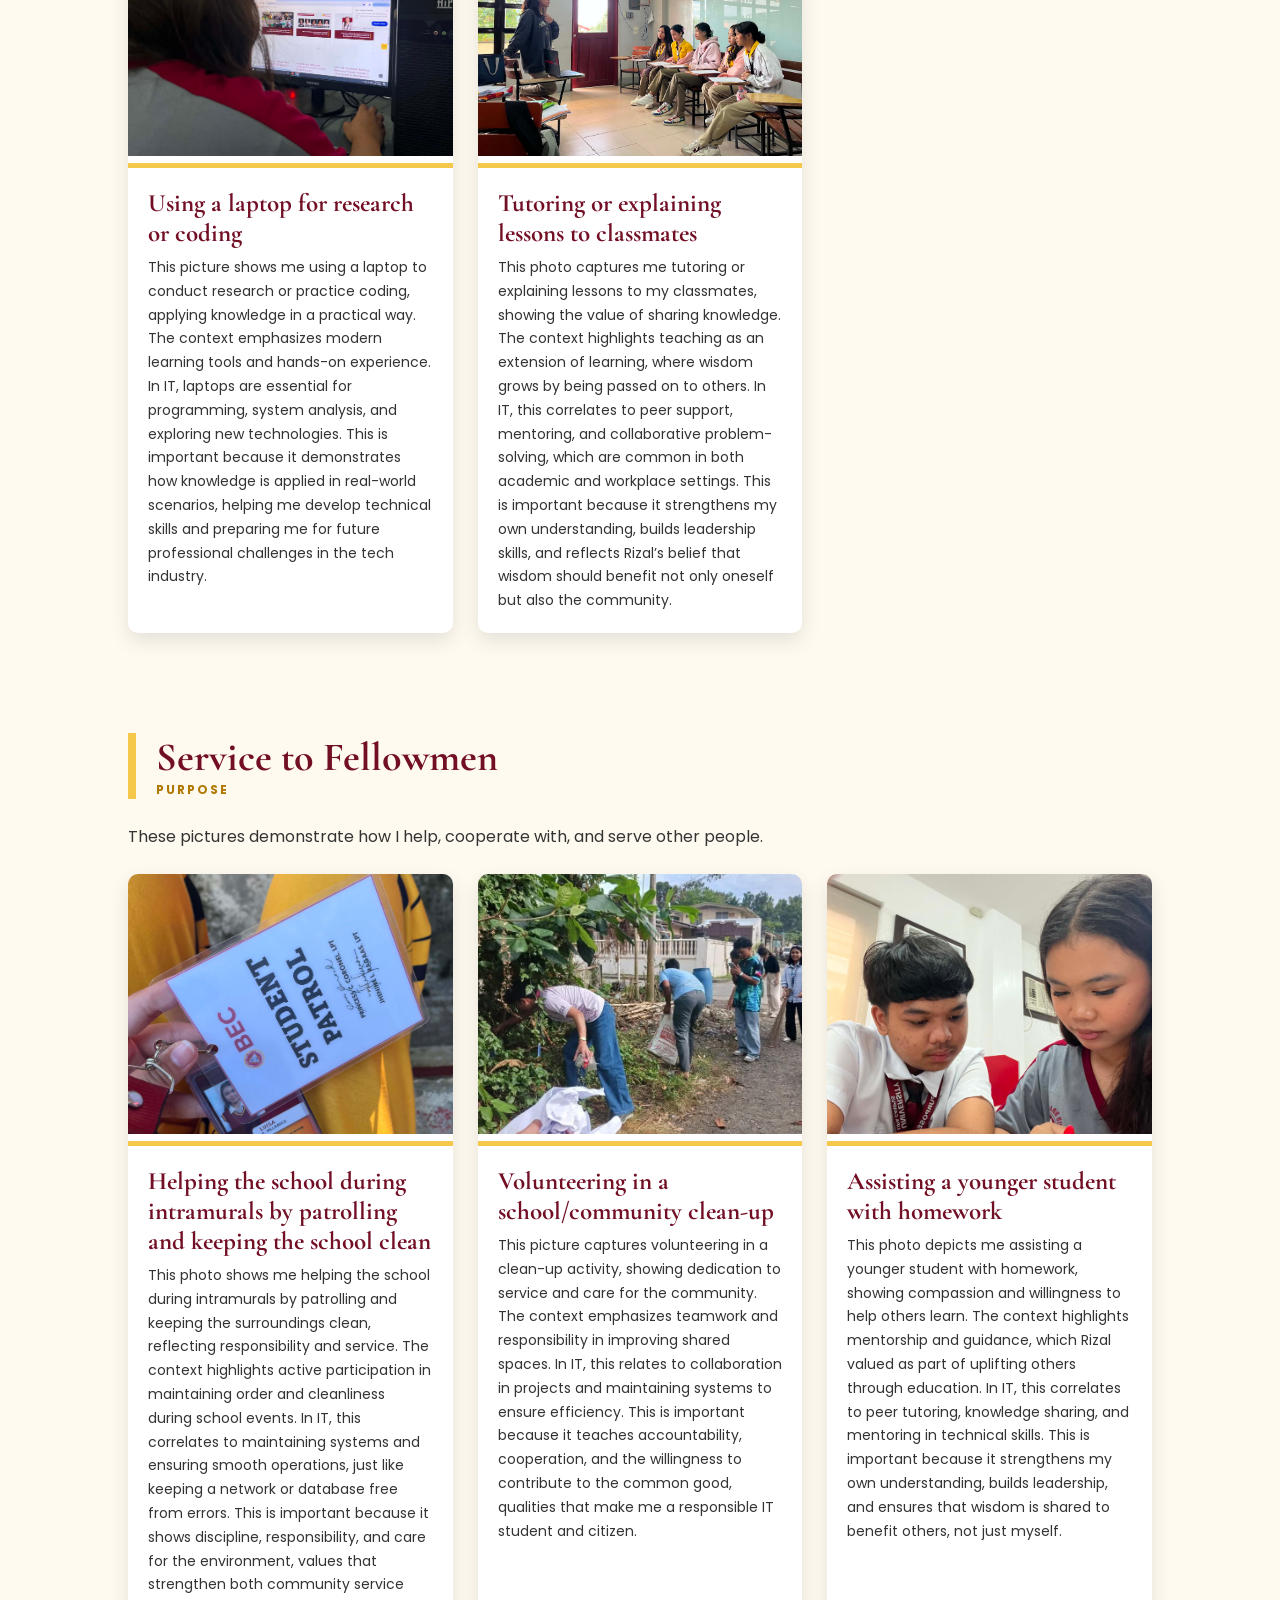
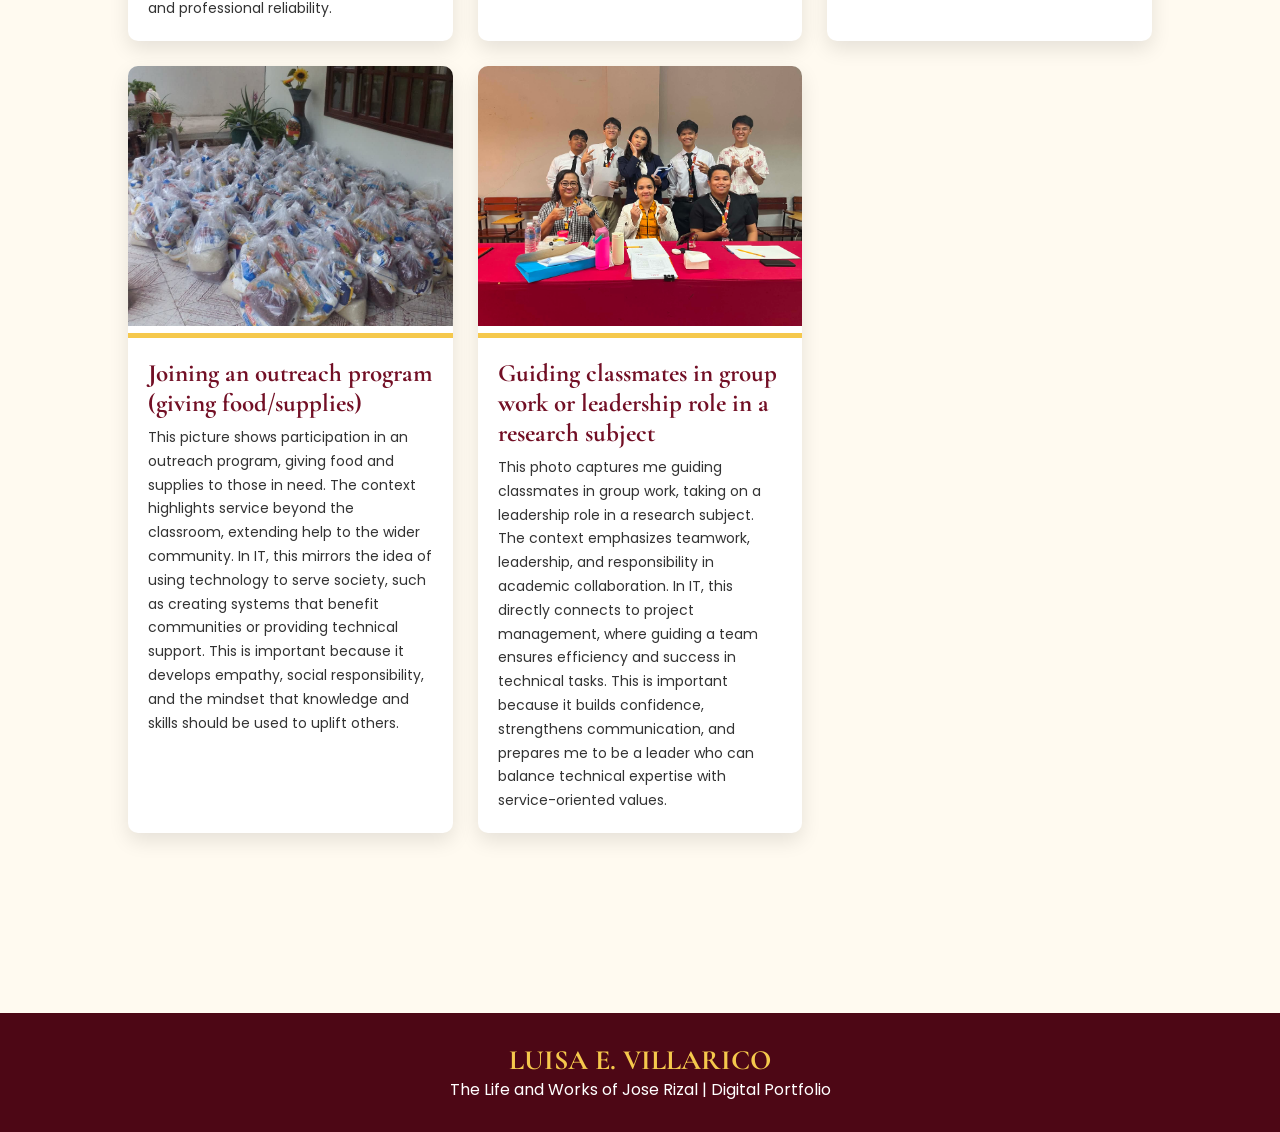
<file: core-values.html>
<!DOCTYPE html>
<html lang="en">

<head>

    <meta charset="UTF-8">

    <meta name="viewport" content="width=device-width, initial-scale=1.0">

    <title>UB Core Values</title>

    <link rel="stylesheet" href="style.css">

</head>


<body>


    <header>

        <div class="logo">

            <h1>THE LIFE AND WORKS OF JOSE RIZAL</h1>

            <p>MY DIGITAL PORTFOLIO</p>

        </div>


        <nav>

            <a href="index.html">Home</a>

            <a href="assignments.html" class="active">Assignments</a>

            <a href="about.html">About</a>

        </nav>


        <div class="profile">

            <img src="Villarico - 2x2 ID Picture.png" alt="Profile Picture">

            <div class="profile-text">

                <h3>LUISA E. VILLARICO</h3>

                <p>BSIT | 1B</p>

            </div>

        </div>

    </header>



    <section class="page-header">

        <h1>UB Core Values</h1>

        <p>
            Every UBian is expected to possess and demonstrate
            the University of Batangas Core Values.
        </p>

    </section>



    <main class="content">


        <!-- ===============================
             FAITH IN GOD
        ================================ -->

        <section class="category">

            <div class="category-title">

                <h2>Faith in God</h2>

                <p>SPIRIT</p>

            </div>


            <p>
                <!-- WRITE YOUR GENERAL INTRODUCTION HERE -->

                These pictures demonstrate moments and experiences
                that reflect my faith in God and spiritual growth.
            </p>


            <br>


            <div class="photo-grid">


                <!-- PHOTO 1 -->

                <div class="photo-card">

                    <img src="PRAYING.jpg" alt="Faith Photo 1">

                    <div class="photo-info">

                        <h3>Praying quietly in Sto. Niño Church</h3>

                        <p>
                            This photo shows me in Sto. Niño Church, praying silently as a way of strengthening my faith and spirit. The context highlights personal devotion and humility, which Rizal valued as part of moral strength. In relation to IT, prayer reflects patience and focus — the same qualities needed when debugging codes or solving technical problems. It is important because it reminds me that spiritual grounding helps me stay calm, ethical, and resilient when facing challenges in both academics and technology.
                        </p>

                    </div>

                </div>


                <!-- PHOTO 2 -->

                <div class="photo-card">

                    <img src="VISIT.jpg" alt="Faith Photo 2">

                    <div class="photo-info">

                        <h3>Frequent visit and going to church often (Sto. Niño Church)</h3>

                        <p>
                            This picture captures my regular visits to Sto. Niño Church, showing consistency in practicing faith and devotion. The context emphasizes discipline and commitment, which are also essential in IT studies where constant practice builds mastery. In IT, just as frequent church visits strengthen spiritual life, consistent study and hands-on practice strengthen technical skills. This is important because it highlights the value of routine and dedication, ensuring growth both in spiritual life and in academic success.

                        </p>

                    </div>

                </div>


                <!-- PHOTO 3 -->

                <div class="photo-card">

                    <img src="VISITAIGLESIA.jpg" alt="Faith Photo 3">

                    <div class="photo-info">

                        <h3>Joining Visita Iglesia (visiting different churches in the city)</h3>

                        <p>
                            This photo represents my participation in Visita Iglesia, a tradition of visiting several churches in one city to pray and reflect. The context shows perseverance and sacrifice in practicing faith, symbolizing a deeper spiritual journey. In IT, this correlates to exploring different fields such as networking, programming, and databases — each “visit” adds knowledge and perspective. It is important because it teaches adaptability and perseverance, qualities needed to handle diverse IT challenges and continuous learning.
                        </p>

                    </div>

                </div>


                <!-- PHOTO 4 -->

                <div class="photo-card">

                    <img src="CANDLE.jpg" alt="Faith Photo 4">

                    <div class="photo-info">

                        <h3>Lighting a candle in front of an altar</h3>

                        <p>
                            This picture shows me lighting a candle at the altar, symbolizing hope, prayer, and devotion. The context highlights how even small gestures can express deep faith and connection to God. In IT, the candle represents light and guidance, similar to how technology provides solutions that guide society forward. This is important because it emphasizes that even small acts — like fixing a minor bug or assisting a peer — can have meaningful impact, just as small acts of faith strengthen spirituality.

                        </p>

                    </div>

                </div>


                <!-- PHOTO 5 -->

                <div class="photo-card">

                    <img src="HELPING.jpg" alt="Faith Photo 5">

                    <div class="photo-info">

                        <h3>Helping someone unconscious</h3>

                        <p>
                            This photo depicts me helping someone unconscious, showing that faith is not only expressed in prayer but also in action. The context highlights compassion and courage, living out God’s teachings of service and love for fellowmen. In IT, this correlates to helping classmates with technical issues or assisting in projects, showing service-oriented values. This is important because it proves that faith inspires action — combining technical knowledge with compassion makes me not just a skilled IT student, but also a responsible and caring citizen.
                        </p>

                    </div>

                </div>


            </div>

        </section>



        <!-- ===============================
             LOVE OF WISDOM
        ================================ -->

        <section class="category">

            <div class="category-title">

                <h2>Love of Wisdom</h2>

                <p>INTELLECT</p>

            </div>


            <p>
                <!-- WRITE GENERAL DESCRIPTION HERE -->
                These photos demonstrate my passion for learning,
                knowledge, curiosity, and intellectual growth.
            </p>


            <br>


            <div class="photo-grid">


                <div class="photo-card">

                    <img src="readingbook.jpg" alt="Wisdom 1">

                    <div class="photo-info">

                        <h3>Reading a book in the library</h3>

                        <p>This photo shows me reading a book in the library, deeply engaged in learning and reflection. The context highlights the pursuit of knowledge, which Rizal valued as a foundation for intellectual growth. In IT, reading and studying references is essential for understanding theories, programming concepts, and system designs. This is important because it develops critical thinking and builds a strong knowledge base, preparing me to solve complex problems and innovate in the field of technology.</p>

                    </div>

                </div>


                <div class="photo-card">

                    <img src="highlighting.jpg" alt="Wisdom 2">

                    <div class="photo-info">

                        <h3>Writing notes or highlighting reviewers</h3>

                        <p>This picture captures me writing notes and highlighting important parts of my reviewers, showing active learning and discipline. The context emphasizes the effort to absorb and organize knowledge effectively. In IT, note-taking and documentation are crucial skills, whether for coding, troubleshooting, or project management. This is important because it trains me to be detail-oriented and systematic, ensuring that I can recall and apply knowledge efficiently in both academic and professional settings.</p>

                    </div>

                </div>


                <div class="photo-card">

                    <img src="discussion.jpg" alt="Wisdom 3">

                    <div class="photo-info">

                        <h3>Participating in class recitation or discussion</h3>

                        <p>This photo depicts me actively participating in a class recitation or discussion, sharing ideas and engaging with peers. The context highlights confidence and communication in the learning process. In IT, participation mirrors collaboration in team projects, where exchanging ideas leads to better solutions and innovations. This is important because it builds confidence, sharpens communication skills, and fosters teamwork — all of which are vital for becoming an effective IT professional.</p>

                    </div>

                </div>


                <div class="photo-card">

                    <img src="reasearch.jpg" alt="Wisdom 4">

                    <div class="photo-info">

                        <h3>Using a laptop for research or coding</h3>

                        <p>This picture shows me using a laptop to conduct research or practice coding, applying knowledge in a practical way. The context emphasizes modern learning tools and hands-on experience. In IT, laptops are essential for programming, system analysis, and exploring new technologies. This is important because it demonstrates how knowledge is applied in real-world scenarios, helping me develop technical skills and preparing me for future professional challenges in the tech industry.</p>

                    </div>

                </div>


                <div class="photo-card">

                    <img src="tutoring.jpg" alt="Wisdom 5">

                    <div class="photo-info">

                        <h3>Tutoring or explaining lessons to classmates</h3>

                        <p>This photo captures me tutoring or explaining lessons to my classmates, showing the value of sharing knowledge. The context highlights teaching as an extension of learning, where wisdom grows by being passed on to others. In IT, this correlates to peer support, mentoring, and collaborative problem-solving, which are common in both academic and workplace settings. This is important because it strengthens my own understanding, builds leadership skills, and reflects Rizal’s belief that wisdom should benefit not only oneself but also the community.</p>

                    </div>

                </div>


            </div>

        </section>



        <!-- ===============================
             SERVICE TO FELLOWMEN
        ================================ -->

        <section class="category">

            <div class="category-title">

                <h2>Service to Fellowmen</h2>

                <p>PURPOSE</p>

            </div>


            <p>
                <!-- WRITE GENERAL DESCRIPTION HERE -->

                These pictures demonstrate how I help, cooperate
                with, and serve other people.
            </p>


            <br>


            <div class="photo-grid">


                <div class="photo-card">

                    <img src="HELPING THE SCHOOL.jpg" alt="Service 1">

                    <div class="photo-info">

                        <h3>Helping the school during intramurals by patrolling and keeping the school clean</h3>

                        <p>This photo shows me helping the school during intramurals by patrolling and keeping the surroundings clean, reflecting responsibility and service. The context highlights active participation in maintaining order and cleanliness during school events. In IT, this correlates to maintaining systems and ensuring smooth operations, just like keeping a network or database free from errors. This is important because it shows discipline, responsibility, and care for the environment, values that strengthen both community service and professional reliability.</p>

                    </div>

                </div>


                <div class="photo-card">

                    <img src="CLEANUP.jpg" alt="Service 2">

                    <div class="photo-info">

                        <h3>Volunteering in a school/community clean-up</h3>

                        <p>This picture captures volunteering in a clean-up activity, showing dedication to service and care for the community. The context emphasizes teamwork and responsibility in improving shared spaces. In IT, this relates to collaboration in projects and maintaining systems to ensure efficiency. This is important because it teaches accountability, cooperation, and the willingness to contribute to the common good, qualities that make me a responsible IT student and citizen.</p>

                    </div>

                </div>


                <div class="photo-card">

                    <img src="HELPMATE.jpg" alt="Service 3">

                    <div class="photo-info">

                        <h3>Assisting a younger student with homework</h3>

                        <p>This photo depicts me assisting a younger student with homework, showing compassion and willingness to help others learn. The context highlights mentorship and guidance, which Rizal valued as part of uplifting others through education. In IT, this correlates to peer tutoring, knowledge sharing, and mentoring in technical skills. This is important because it strengthens my own understanding, builds leadership, and ensures that wisdom is shared to benefit others, not just myself.</p>

                    </div>

                </div>


                <div class="photo-card">

                    <img src="outreach.jpg" alt="Service 4">

                    <div class="photo-info">

                        <h3>Joining an outreach program (giving food/supplies)
</h3>

                        <p>This picture shows participation in an outreach program, giving food and supplies to those in need. The context highlights service beyond the classroom, extending help to the wider community. In IT, this mirrors the idea of using technology to serve society, such as creating systems that benefit communities or providing technical support. This is important because it develops empathy, social responsibility, and the mindset that knowledge and skills should be used to uplift others.
</p>

                    </div>

                </div>


                <div class="photo-card">

                    <img src="LEADERHSIP.jpg" alt="Service 5">

                    <div class="photo-info">

                        <h3>Guiding classmates in group work or leadership role in a research subject</h3>

                        <p>This photo captures me guiding classmates in group work, taking on a leadership role in a research subject. The context emphasizes teamwork, leadership, and responsibility in academic collaboration. In IT, this directly connects to project management, where guiding a team ensures efficiency and success in technical tasks. This is important because it builds confidence, strengthens communication, and prepares me to be a leader who can balance technical expertise with service-oriented values.
</p>

                    </div>

                </div>


            </div>

        </section>


    </main>



    <footer>

        <h3>LUISA E. VILLARICO</h3>

        <p>The Life and Works of Jose Rizal | Digital Portfolio</p>

    </footer>


</body>

</html>
</file>
<file: style.css>
@import url('https://fonts.googleapis.com/css2?family=Cormorant+Garamond:wght@600;700&family=Poppins:wght@300;400;500;600;700&display=swap');

* {
    margin: 0;
    padding: 0;
    box-sizing: border-box;
}

html {
    scroll-behavior: smooth;
}

body {
    font-family: "Poppins", sans-serif;
    background-color: #fffaf0;
    color: #333;
}

/* =========================
   HEADER
========================= */

header {
    background-color: #720f25;
    color: white;
    display: flex;
    align-items: center;
    justify-content: space-between;
    padding: 15px 7%;
    box-shadow: 0 3px 10px rgba(0,0,0,0.2);
}

.logo h1 {
    font-family: "Cormorant Garamond", serif;
    color: #f5c84c;
    font-size: 24px;
}

.logo p {
    font-size: 12px;
    color: #ffe7a3;
    letter-spacing: 2px;
}

/* =========================
   NAVIGATION
========================= */

nav {
    display: flex;
    gap: 25px;
}

nav a {
    color: white;
    text-decoration: none;
    font-weight: 500;
    transition: 0.3s;
}

nav a:hover,
nav a.active {
    color: #f5c84c;
}

/* =========================
   PROFILE
========================= */

.profile {
    display: flex;
    align-items: center;
    gap: 10px;
}

.profile img {
    width: 50px;
    height: 50px;
    border-radius: 50%;
    object-fit: cover;
    border: 3px solid #f5c84c;
}

.profile-text h3 {
    font-size: 14px;
}

.profile-text p {
    font-size: 11px;
    color: #f5c84c;
}

/* =========================
   HOME
========================= */

.hero {
    min-height: 88vh;
    background: linear-gradient(
        rgba(78, 5, 20, 0.94),
        rgba(114, 15, 37, 0.90)
    );
    display: flex;
    align-items: center;
    padding: 80px 12%;
    color: white;
}

.hero-content {
    max-width: 800px;
}

.hero-content .subtitle {
    color: #f5c84c;
    letter-spacing: 4px;
    font-size: 13px;
    font-weight: bold;
}

.hero h1 {
    font-family: "Cormorant Garamond", serif;
    font-size: 70px;
    margin: 15px 0;
}

.hero h1 span {
    color: #f5c84c;
}

.hero p {
    line-height: 1.8;
    max-width: 700px;
    color: #f5eaea;
}

.button {
    display: inline-block;
    margin-top: 25px;
    padding: 13px 30px;
    background-color: #f5c84c;
    color: #720f25;
    text-decoration: none;
    font-weight: bold;
    border-radius: 5px;
    transition: 0.3s;
}

.button:hover {
    transform: translateY(-3px);
    background-color: #ffe08a;
}

/* =========================
   PAGE TITLE
========================= */

.page-header {
    background-color: #720f25;
    padding: 70px 10%;
    text-align: center;
    color: white;
}

.page-header h1 {
    font-family: "Cormorant Garamond", serif;
    font-size: 55px;
    color: #f5c84c;
}

.page-header p {
    max-width: 700px;
    margin: 15px auto;
}

/* =========================
   CONTENT
========================= */

.content {
    padding: 80px 10%;
    max-width: 1300px;
    margin: auto;
}

.section-intro {
    text-align: center;
    max-width: 800px;
    margin: 0 auto 50px;
}

.section-intro h2 {
    font-family: "Cormorant Garamond", serif;
    color: #720f25;
    font-size: 45px;
}

/* =========================
   FOLDERS
========================= */

.folder-container {
    display: grid;
    grid-template-columns: repeat(2, 1fr);
    gap: 35px;
}

.folder {
    background: white;
    padding: 40px;
    text-decoration: none;
    color: #333;
    border-radius: 10px;
    border-top: 8px solid #f5c84c;
    box-shadow: 0 10px 25px rgba(0,0,0,0.1);
    transition: 0.3s;
}

.folder:hover {
    transform: translateY(-10px);
}

.folder-icon {
    font-size: 60px;
}

.folder h2 {
    font-family: "Cormorant Garamond", serif;
    color: #720f25;
    font-size: 35px;
    margin: 15px 0 10px;
}

.folder span {
    display: inline-block;
    margin-top: 20px;
    color: #720f25;
    font-weight: bold;
}

/* =========================
   CATEGORY
========================= */

.category {
    margin-bottom: 100px;
}

.category-title {
    border-left: 8px solid #f5c84c;
    padding-left: 20px;
    margin-bottom: 25px;
}

.category-title h2 {
    font-family: "Cormorant Garamond", serif;
    color: #720f25;
    font-size: 40px;
}

.category-title p {
    color: #b07800;
    font-weight: bold;
    letter-spacing: 2px;
    font-size: 12px;
}

/* =========================
   PHOTO GRID
========================= */

.photo-grid {
    display: grid;
    grid-template-columns: repeat(3, 1fr);
    gap: 25px;
}

.photo-card {
    background: white;
    border-radius: 10px;
    overflow: hidden;
    box-shadow: 0 8px 20px rgba(0,0,0,0.1);
    transition: 0.3s;
}

.photo-card:hover {
    transform: translateY(-7px);
}

.photo-card img {
    width: 100%;
    height: 260px;
    object-fit: cover;
}

.photo-info {
    padding: 20px;
    border-top: 5px solid #f5c84c;
}

.photo-info h3 {
    color: #720f25;
    font-family: "Cormorant Garamond", serif;
    font-size: 25px;
    margin-bottom: 8px;
}

.photo-info p {
    font-size: 14px;
    line-height: 1.7;
}

/* =========================
   ABOUT PAGE
========================= */

.about-container {
    display: grid;
    grid-template-columns: 1fr 1.5fr;
    gap: 50px;
    align-items: center;
}

.about-container img {
    width: 100%;
    max-width: 400px;
    height: 450px;
    object-fit: cover;
    border: 8px solid #f5c84c;
    border-radius: 10px;
}

.about-text h2 {
    font-family: "Cormorant Garamond", serif;
    font-size: 50px;
    color: #720f25;
    margin-bottom: 20px;
}

.about-text p {
    margin-bottom: 15px;
    line-height: 1.8;
}

/* =========================
   FOOTER
========================= */

footer {
    background-color: #4d0715;
    color: white;
    text-align: center;
    padding: 30px;
}

footer h3 {
    color: #f5c84c;
    font-family: "Cormorant Garamond", serif;
    font-size: 28px;
}

/* =========================
   RESPONSIVE DESIGN
========================= */

@media (max-width: 900px) {

    header {
        flex-wrap: wrap;
        justify-content: center;
        gap: 20px;
    }

    .photo-grid {
        grid-template-columns: repeat(2, 1fr);
    }

    .about-container {
        grid-template-columns: 1fr;
        text-align: center;
    }
}

@media (max-width: 600px) {

    nav {
        gap: 15px;
    }

    .hero h1 {
        font-size: 50px;
    }

    .folder-container,
    .photo-grid {
        grid-template-columns: 1fr;
    }

    .page-header h1 {
        font-size: 40px;
    }
}
</file>
